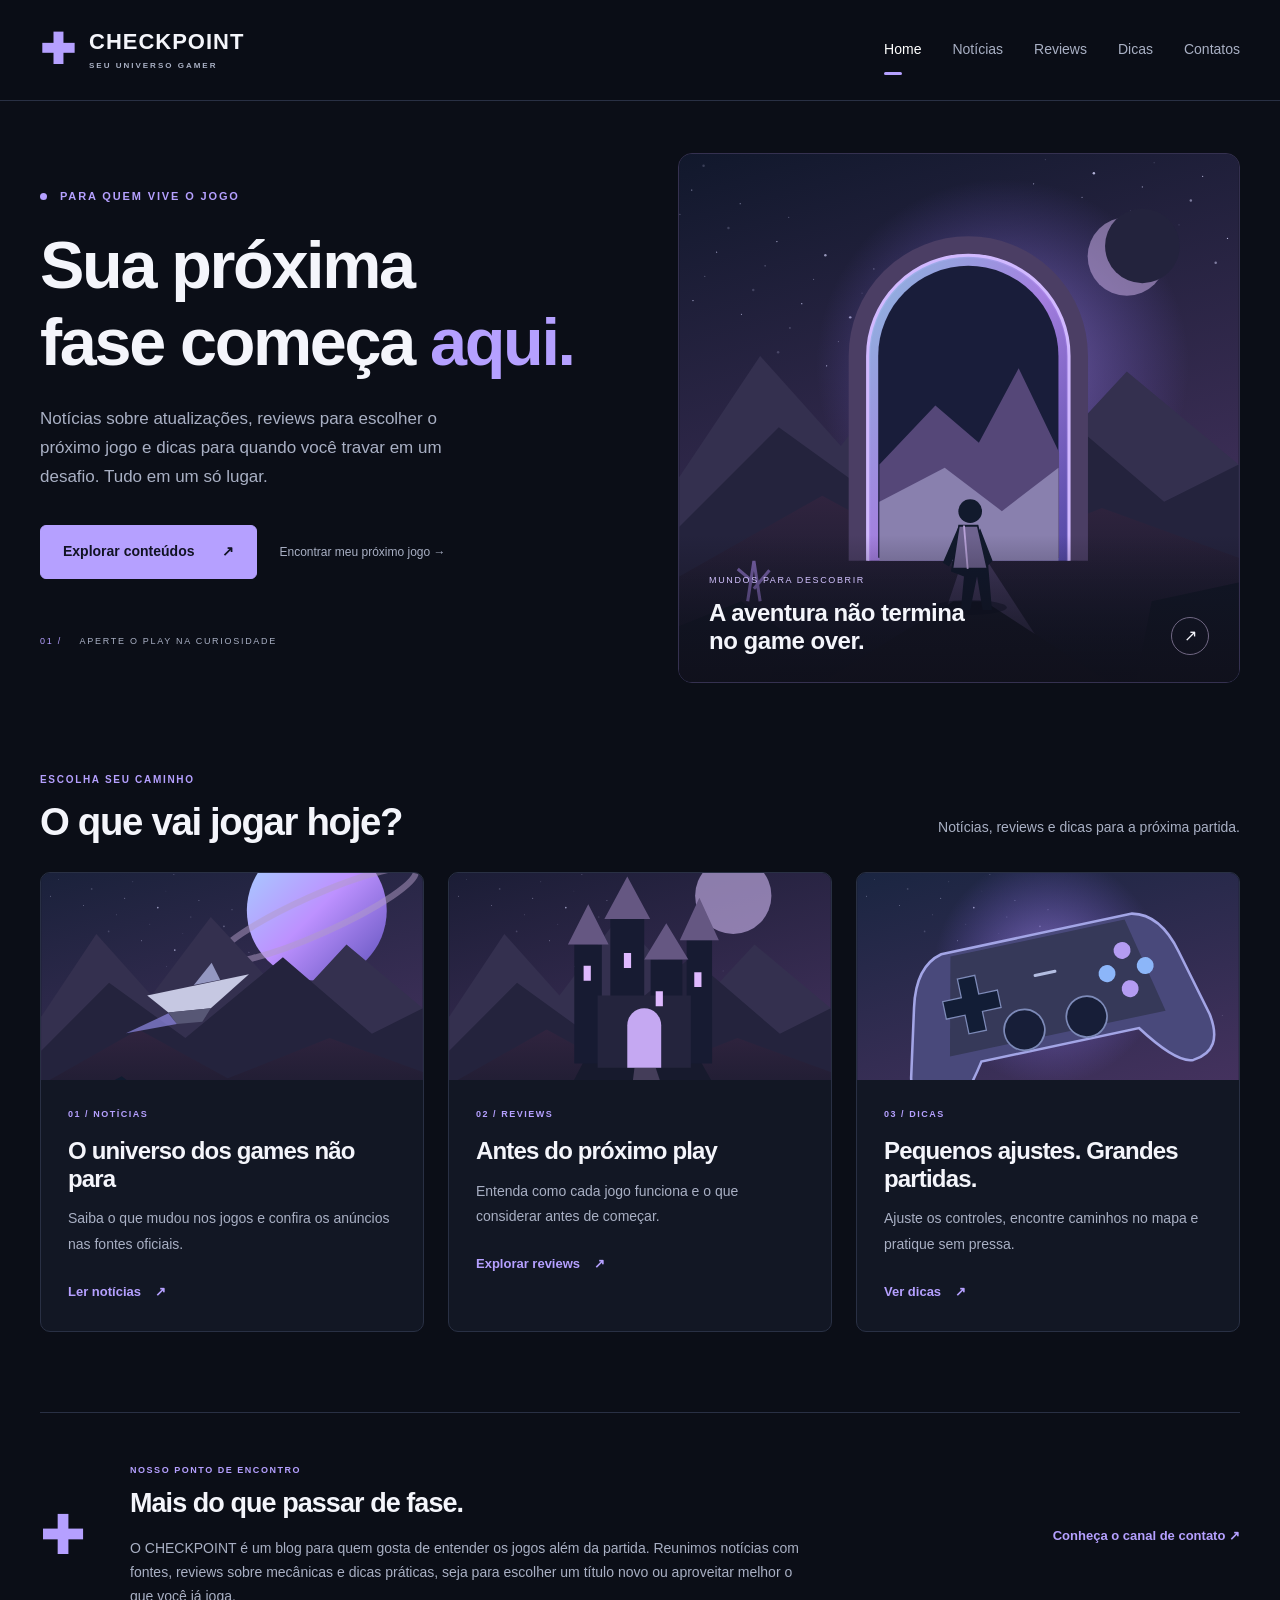
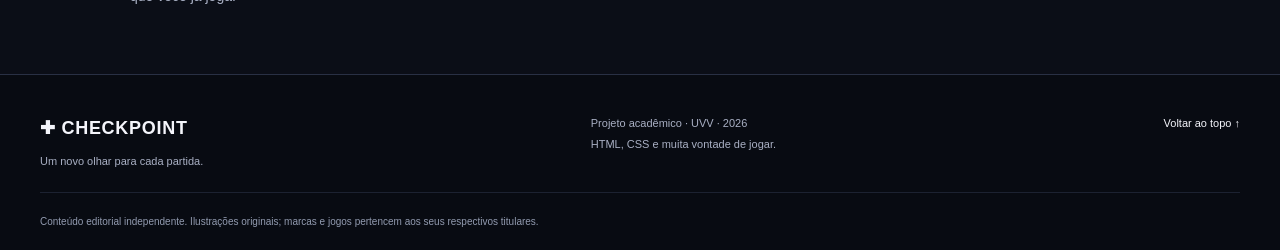
<file: index.html>
<!DOCTYPE html>
<html lang="pt-BR">
<head>
<meta charset="UTF-8">
<meta name="viewport" content="width=device-width, initial-scale=1">
<meta name="description" content="Notícias, análises e dicas de games no CHECKPOINT. Explore jogos e descubra sua próxima aventura.">
<meta name="theme-color" content="#0b0e17">
<title>Seu universo gamer | CHECKPOINT</title>
<link rel="icon" href="assets/images/favicon.svg" type="image/svg+xml">
<link rel="stylesheet" href="css/style.css">
<script src="js/script.js" defer>
</script>
</head>
<body>
<a class="skip" href="#conteudo">Pular para o conteúdo</a>
<header class="header">
<div class="container header-inner">
<a class="brand" href="index.html" aria-label="CHECKPOINT, página inicial">
<span class="brand-icon" aria-hidden="true">✚</span>
<span>CHECKPOINT<small>SEU UNIVERSO GAMER</small>
</span>
</a>
<button class="menu-toggle" type="button" aria-expanded="false" aria-controls="menu">Menu <span aria-hidden="true">☰</span>
</button>
<nav id="menu" aria-label="Navegação principal">
<a href="index.html" aria-current="page">Home</a>
<a href="noticias.html" >Notícias</a>
<a href="reviews.html" >Reviews</a>
<a href="dicas.html" >Dicas</a>
<a href="contatos.html" >Contatos</a>
</nav>
</div>
</header>
<main id="conteudo">
<section class="hero container">
<div class="hero-copy">
<p class="eyebrow">
<span class="status-dot">
</span> PARA QUEM VIVE O JOGO</p>
<h1>Sua próxima<br>fase começa <em>aqui.</em>
</h1>
<p>Notícias sobre atualizações, reviews para escolher o próximo jogo e dicas para quando você travar em um desafio. Tudo em um só lugar.</p>
<div class="hero-actions">
<a class="button" href="noticias.html">Explorar conteúdos <span aria-hidden="true">↗</span>
</a>
<a class="secondary-link" href="reviews.html">Encontrar meu próximo jogo →</a>
</div>
<div class="hero-note">
<span>01 /</span> APERTE O PLAY NA CURIOSIDADE</div>
</div>
<div class="hero-art">
<img src="assets/images/portal.svg" alt="Ilustração de um explorador diante de um portal luminoso em um mundo de montanhas roxas" width="900" height="850" fetchpriority="high">
<div class="art-caption">
<span>MUNDOS PARA DESCOBRIR</span>
<strong>A aventura não termina<br>no game over.</strong>
<span class="art-arrow" aria-hidden="true">↗</span>
</div>
</div>
</section>
<section class="content-section container" aria-labelledby="explore">
<div class="section-heading">
<div>
<p class="eyebrow">ESCOLHA SEU CAMINHO</p>
<h2 id="explore">O que vai jogar hoje?</h2>
</div>
<p>Notícias, reviews e dicas para a próxima partida.</p>
</div>
<div class="cards">
<article class="card">
<a class="card-image" href="noticias.html" aria-label="Ler notícias: O universo dos games não para">
<img src="assets/images/world.svg" alt="Paisagem espacial com planeta e nave" width="800" height="500" loading="lazy">
</a>
<div class="card-body">
<p class="eyebrow">01 / NOTÍCIAS</p>
<h3>
<a href="noticias.html">O universo dos games não para</a>
</h3>
<p>Saiba o que mudou nos jogos e confira os anúncios nas fontes oficiais.</p>
<a class="text-link" href="noticias.html">Ler notícias <span aria-hidden="true">↗</span>
</a>
</div>
</article>
<article class="card">
<a class="card-image" href="reviews.html" aria-label="Explorar reviews: Antes do próximo play">
<img src="assets/images/castle.svg" alt="Castelo iluminado entre montanhas" width="800" height="500" loading="lazy">
</a>
<div class="card-body">
<p class="eyebrow">02 / REVIEWS</p>
<h3>
<a href="reviews.html">Antes do próximo play</a>
</h3>
<p>Entenda como cada jogo funciona e o que considerar antes de começar.</p>
<a class="text-link" href="reviews.html">Explorar reviews <span aria-hidden="true">↗</span>
</a>
</div>
</article>
<article class="card">
<a class="card-image" href="dicas.html" aria-label="Ver dicas: Pequenos ajustes. Grandes partidas.">
<img src="assets/images/controller.svg" alt="Controle de videogame em fundo azul" width="800" height="500" loading="lazy">
</a>
<div class="card-body">
<p class="eyebrow">03 / DICAS</p>
<h3>
<a href="dicas.html">Pequenos ajustes. Grandes partidas.</a>
</h3>
<p>Ajuste os controles, encontre caminhos no mapa e pratique sem pressa.</p>
<a class="text-link" href="dicas.html">Ver dicas <span aria-hidden="true">↗</span>
</a>
</div>
</article>
</div>
</section>
<section class="manifesto container">
<span class="cross" aria-hidden="true">✚</span>
<div>
<p class="eyebrow">NOSSO PONTO DE ENCONTRO</p>
<h2>Mais do que passar de fase.</h2>
<p>O CHECKPOINT é um blog para quem gosta de entender os jogos além da partida. Reunimos notícias com fontes, reviews sobre mecânicas e dicas práticas, seja para escolher um título novo ou aproveitar melhor o que você já joga.</p>
</div>
<a class="text-link" href="contatos.html">Conheça o canal de contato ↗</a>
</section>
</main>
<footer>
<div class="container footer-inner">
<div>
<a class="footer-brand" href="index.html">✚ CHECKPOINT</a>
<p>Um novo olhar para cada partida.</p>
</div>
<p>Projeto acadêmico · UVV · 2026<br>HTML, CSS e muita vontade de jogar.</p>
<a href="#conteudo">Voltar ao topo ↑</a>
</div>
<div class="container footer-bottom">Conteúdo editorial independente. Ilustrações originais; marcas e jogos pertencem aos seus respectivos titulares.</div>
</footer>
</body>
</html>
</file>
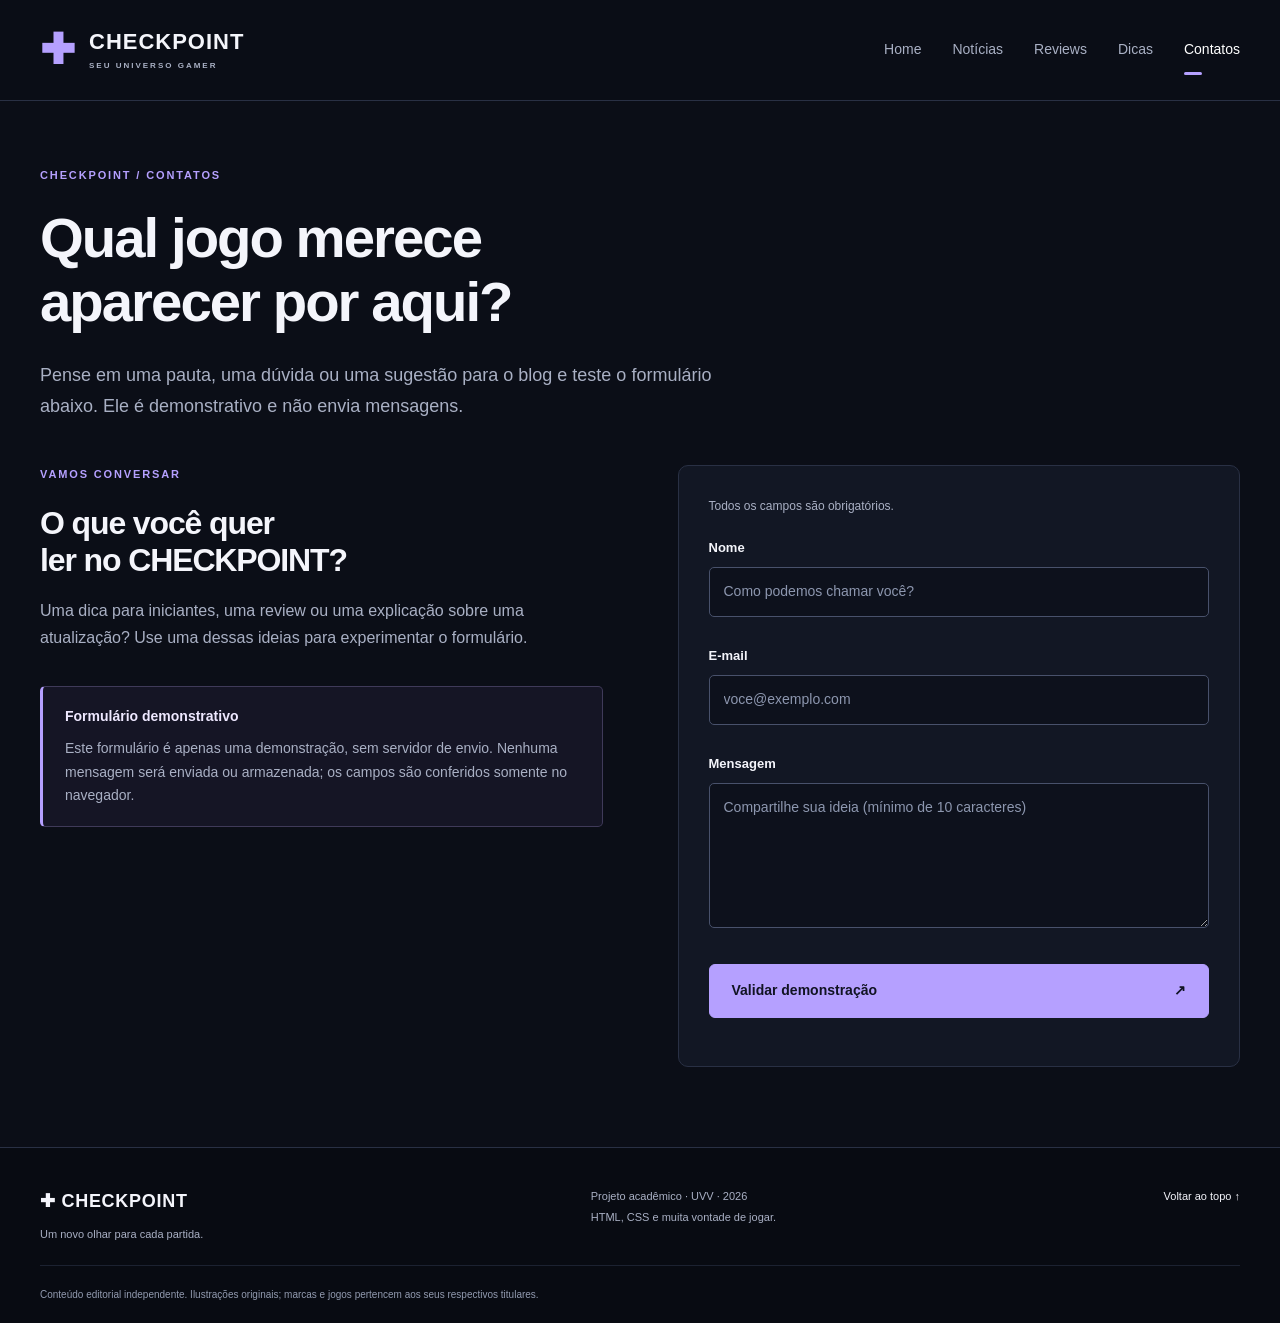
<file: contatos.html>
<!DOCTYPE html>
<html lang="pt-BR">
<head>
<meta charset="UTF-8">
<meta name="viewport" content="width=device-width, initial-scale=1">
<meta name="description" content="Canal de contato demonstrativo do CHECKPOINT com validação local de nome, e-mail e mensagem.">
<meta name="theme-color" content="#0b0e17">
<title>Contatos | CHECKPOINT</title>
<link rel="icon" href="assets/images/favicon.svg" type="image/svg+xml">
<link rel="stylesheet" href="css/style.css">
<script src="js/script.js" defer>
</script>
</head>
<body>
<a class="skip" href="#conteudo">Pular para o conteúdo</a>
<header class="header">
<div class="container header-inner">
<a class="brand" href="index.html" aria-label="CHECKPOINT, página inicial">
<span class="brand-icon" aria-hidden="true">✚</span>
<span>CHECKPOINT<small>SEU UNIVERSO GAMER</small>
</span>
</a>
<button class="menu-toggle" type="button" aria-expanded="false" aria-controls="menu">Menu <span aria-hidden="true">☰</span>
</button>
<nav id="menu" aria-label="Navegação principal">
<a href="index.html" >Home</a>
<a href="noticias.html" >Notícias</a>
<a href="reviews.html" >Reviews</a>
<a href="dicas.html" >Dicas</a>
<a href="contatos.html" aria-current="page">Contatos</a>
</nav>
</div>
</header>
<main id="conteudo">
<section class="page-heading container">
<p class="eyebrow">CHECKPOINT / CONTATOS</p>
<h1>Qual jogo merece<br>aparecer por aqui?</h1>
<p class="lead">Pense em uma pauta, uma dúvida ou uma sugestão para o blog e teste o formulário abaixo. Ele é demonstrativo e não envia mensagens.</p>
</section>
<section class="container contact-layout content-section" aria-label="Canal de contato">
<div class="contact-info">
<p class="eyebrow">VAMOS CONVERSAR</p>
<h2>O que você quer<br>ler no CHECKPOINT?</h2>
<p>Uma dica para iniciantes, uma review ou uma explicação sobre uma atualização? Use uma dessas ideias para experimentar o formulário.</p>
<div class="notice">
<strong>Formulário demonstrativo</strong>
<p>Este formulário é apenas uma demonstração, sem servidor de envio. Nenhuma mensagem será enviada ou armazenada; os campos são conferidos somente no navegador.</p>
</div>
</div>
<form id="contact-form" novalidate>
<p class="form-note">Todos os campos são obrigatórios.</p>
<label for="nome">Nome</label>
<input id="nome" name="nome" autocomplete="name" required minlength="2" maxlength="100" aria-describedby="nome-error" placeholder="Como podemos chamar você?">
<span class="error" id="nome-error">
</span>
<label for="email">E-mail</label>
<input id="email" name="email" type="email" autocomplete="email" required maxlength="254" aria-describedby="email-error" placeholder="voce@exemplo.com">
<span class="error" id="email-error">
</span>
<label for="mensagem">Mensagem</label>
<textarea id="mensagem" name="mensagem" rows="5" required minlength="10" maxlength="2000" aria-describedby="mensagem-error" placeholder="Compartilhe sua ideia (mínimo de 10 caracteres)">
</textarea>
<span class="error" id="mensagem-error">
</span>
<button class="button" type="submit">Validar demonstração <span aria-hidden="true">↗</span>
</button>
<p id="form-status" role="status" aria-live="polite">
</p>
</form>
</section>
</main>
<footer>
<div class="container footer-inner">
<div>
<a class="footer-brand" href="index.html">✚ CHECKPOINT</a>
<p>Um novo olhar para cada partida.</p>
</div>
<p>Projeto acadêmico · UVV · 2026<br>HTML, CSS e muita vontade de jogar.</p>
<a href="#conteudo">Voltar ao topo ↑</a>
</div>
<div class="container footer-bottom">Conteúdo editorial independente. Ilustrações originais; marcas e jogos pertencem aos seus respectivos titulares.</div>
</footer>
</body>
</html>
</file>
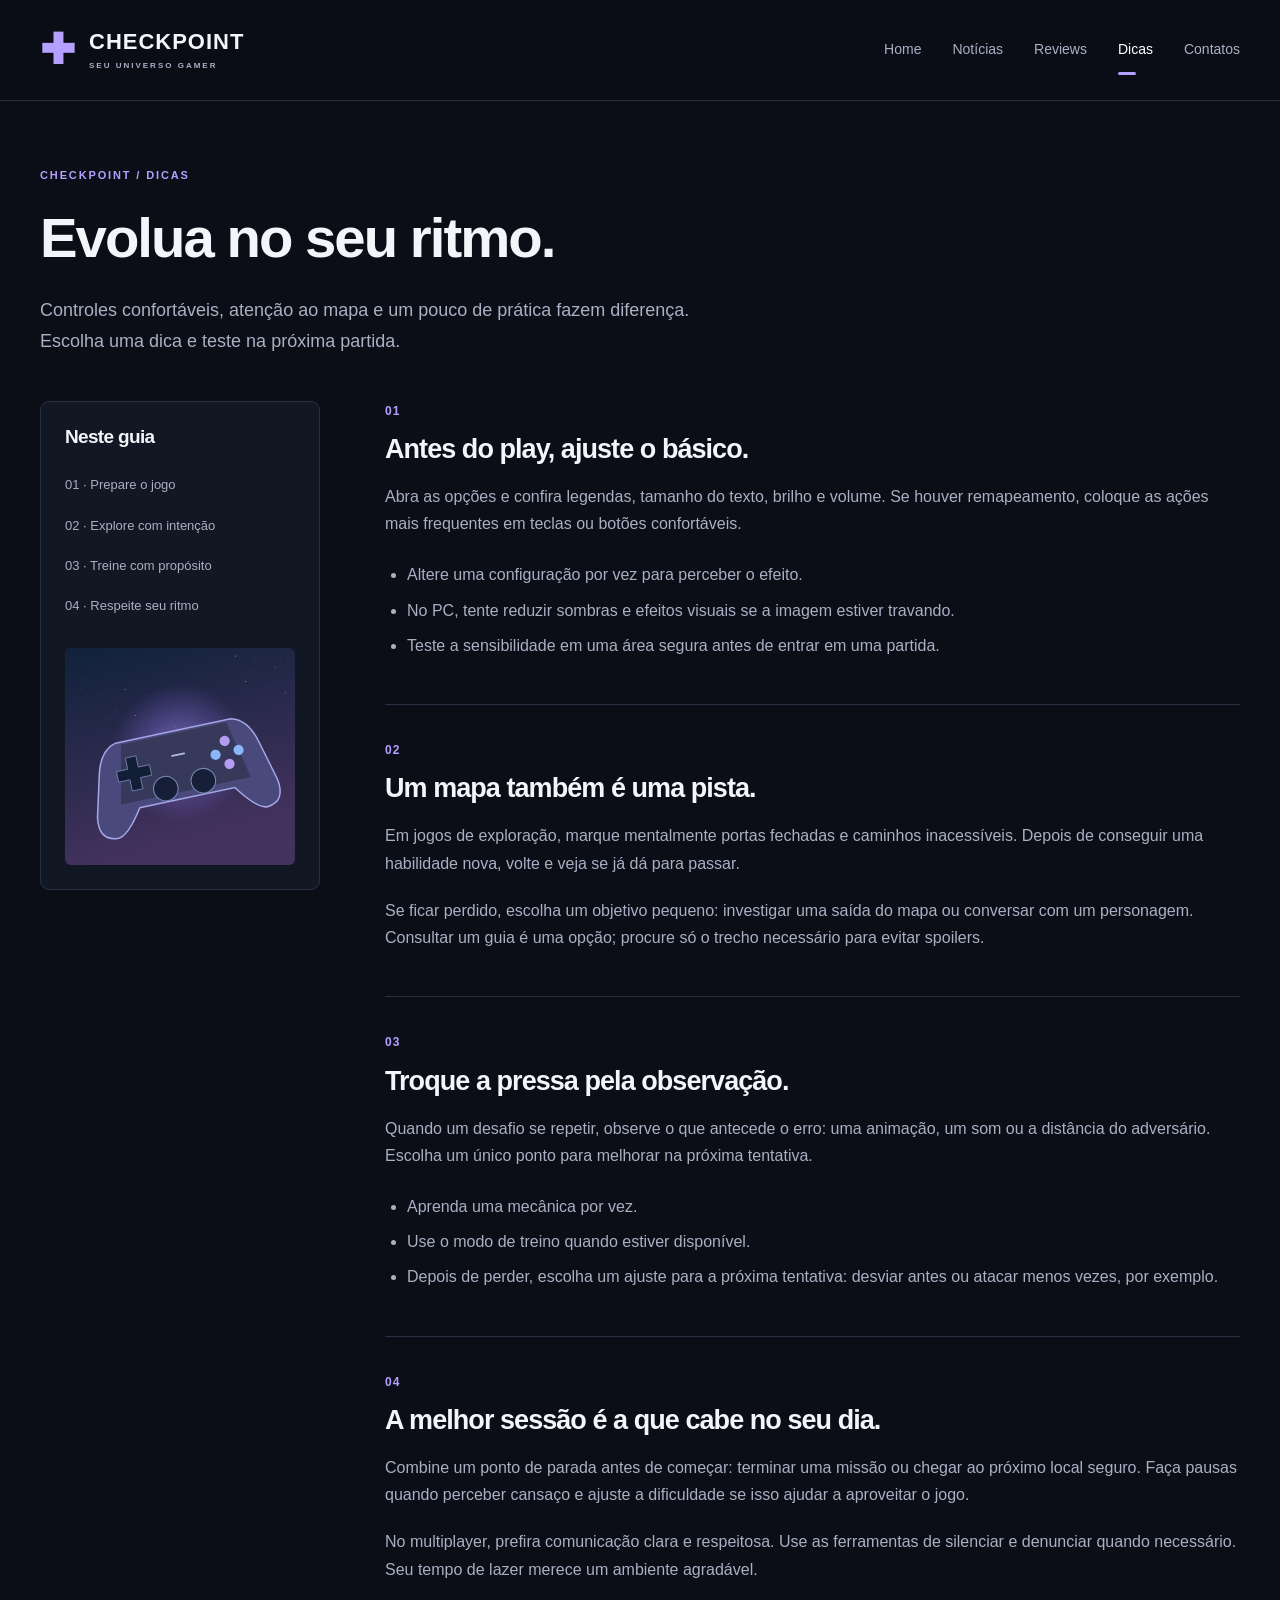
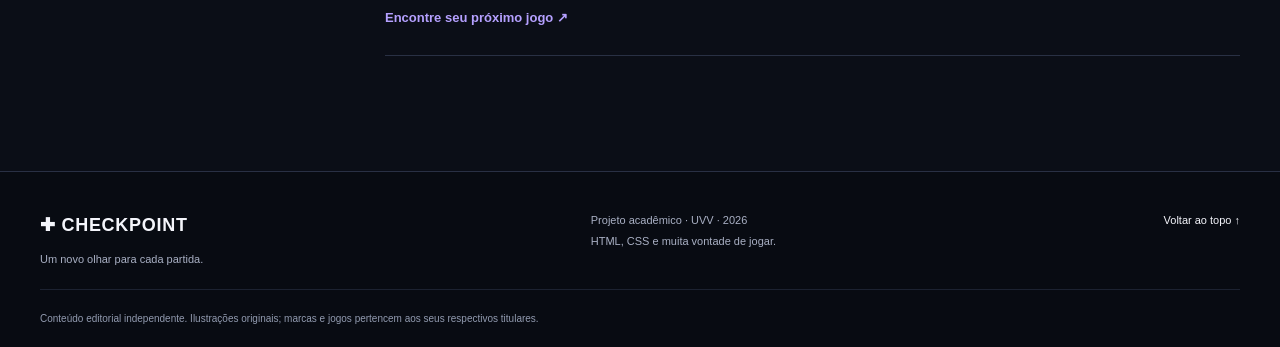
<file: dicas.html>
<!DOCTYPE html>
<html lang="pt-BR">
<head>
<meta charset="UTF-8">
<meta name="viewport" content="width=device-width, initial-scale=1">
<meta name="description" content="Dicas para configurar, explorar, praticar e aproveitar os jogos no seu ritmo.">
<meta name="theme-color" content="#0b0e17">
<title>Dicas | CHECKPOINT</title>
<link rel="icon" href="assets/images/favicon.svg" type="image/svg+xml">
<link rel="stylesheet" href="css/style.css">
<script src="js/script.js" defer>
</script>
</head>
<body>
<a class="skip" href="#conteudo">Pular para o conteúdo</a>
<header class="header">
<div class="container header-inner">
<a class="brand" href="index.html" aria-label="CHECKPOINT, página inicial">
<span class="brand-icon" aria-hidden="true">✚</span>
<span>CHECKPOINT<small>SEU UNIVERSO GAMER</small>
</span>
</a>
<button class="menu-toggle" type="button" aria-expanded="false" aria-controls="menu">Menu <span aria-hidden="true">☰</span>
</button>
<nav id="menu" aria-label="Navegação principal">
<a href="index.html" >Home</a>
<a href="noticias.html" >Notícias</a>
<a href="reviews.html" >Reviews</a>
<a href="dicas.html" aria-current="page">Dicas</a>
<a href="contatos.html" >Contatos</a>
</nav>
</div>
</header>
<main id="conteudo">
<section class="page-heading container">
<p class="eyebrow">CHECKPOINT / DICAS</p>
<h1>Evolua no seu ritmo.</h1>
<p class="lead">Controles confortáveis, atenção ao mapa e um pouco de prática fazem diferença. Escolha uma dica e teste na próxima partida.</p>
</section>
<div class="container tips-layout content-section">
<aside class="tips-index">
<h2>Neste guia</h2>
<a href="#configuracoes">01 · Prepare o jogo</a>
<a href="#exploracao">02 · Explore com intenção</a>
<a href="#pratica">03 · Treine com propósito</a>
<a href="#ritmo">04 · Respeite seu ritmo</a>
<img src="assets/images/controller.svg" alt="Controle ilustrado em azul e roxo" width="800" height="500">
</aside>
<div class="tips-sections">
<section id="configuracoes">
<span class="step">01</span>
<h2>Antes do play, ajuste o básico.</h2>
<p>Abra as opções e confira legendas, tamanho do texto, brilho e volume. Se houver remapeamento, coloque as ações mais frequentes em teclas ou botões confortáveis.</p>
<ul>
<li>Altere uma configuração por vez para perceber o efeito.</li>
<li>No PC, tente reduzir sombras e efeitos visuais se a imagem estiver travando.</li>
<li>Teste a sensibilidade em uma área segura antes de entrar em uma partida.</li>
</ul>
</section>
<section id="exploracao">
<span class="step">02</span>
<h2>Um mapa também é uma pista.</h2>
<p>Em jogos de exploração, marque mentalmente portas fechadas e caminhos inacessíveis. Depois de conseguir uma habilidade nova, volte e veja se já dá para passar.</p>
<p>Se ficar perdido, escolha um objetivo pequeno: investigar uma saída do mapa ou conversar com um personagem. Consultar um guia é uma opção; procure só o trecho necessário para evitar spoilers.</p>
</section>
<section id="pratica">
<span class="step">03</span>
<h2>Troque a pressa pela observação.</h2>
<p>Quando um desafio se repetir, observe o que antecede o erro: uma animação, um som ou a distância do adversário. Escolha um único ponto para melhorar na próxima tentativa.</p>
<ul>
<li>Aprenda uma mecânica por vez.</li>
<li>Use o modo de treino quando estiver disponível.</li>
<li>Depois de perder, escolha um ajuste para a próxima tentativa: desviar antes ou atacar menos vezes, por exemplo.</li>
</ul>
</section>
<section id="ritmo">
<span class="step">04</span>
<h2>A melhor sessão é a que cabe no seu dia.</h2>
<p>Combine um ponto de parada antes de começar: terminar uma missão ou chegar ao próximo local seguro. Faça pausas quando perceber cansaço e ajuste a dificuldade se isso ajudar a aproveitar o jogo.</p>
<p>No multiplayer, prefira comunicação clara e respeitosa. Use as ferramentas de silenciar e denunciar quando necessário. Seu tempo de lazer merece um ambiente agradável.</p>
<a class="text-link" href="reviews.html">Encontre seu próximo jogo ↗</a>
</section>
</div>
</div>
</main>
<footer>
<div class="container footer-inner">
<div>
<a class="footer-brand" href="index.html">✚ CHECKPOINT</a>
<p>Um novo olhar para cada partida.</p>
</div>
<p>Projeto acadêmico · UVV · 2026<br>HTML, CSS e muita vontade de jogar.</p>
<a href="#conteudo">Voltar ao topo ↑</a>
</div>
<div class="container footer-bottom">Conteúdo editorial independente. Ilustrações originais; marcas e jogos pertencem aos seus respectivos titulares.</div>
</footer>
</body>
</html>
</file>
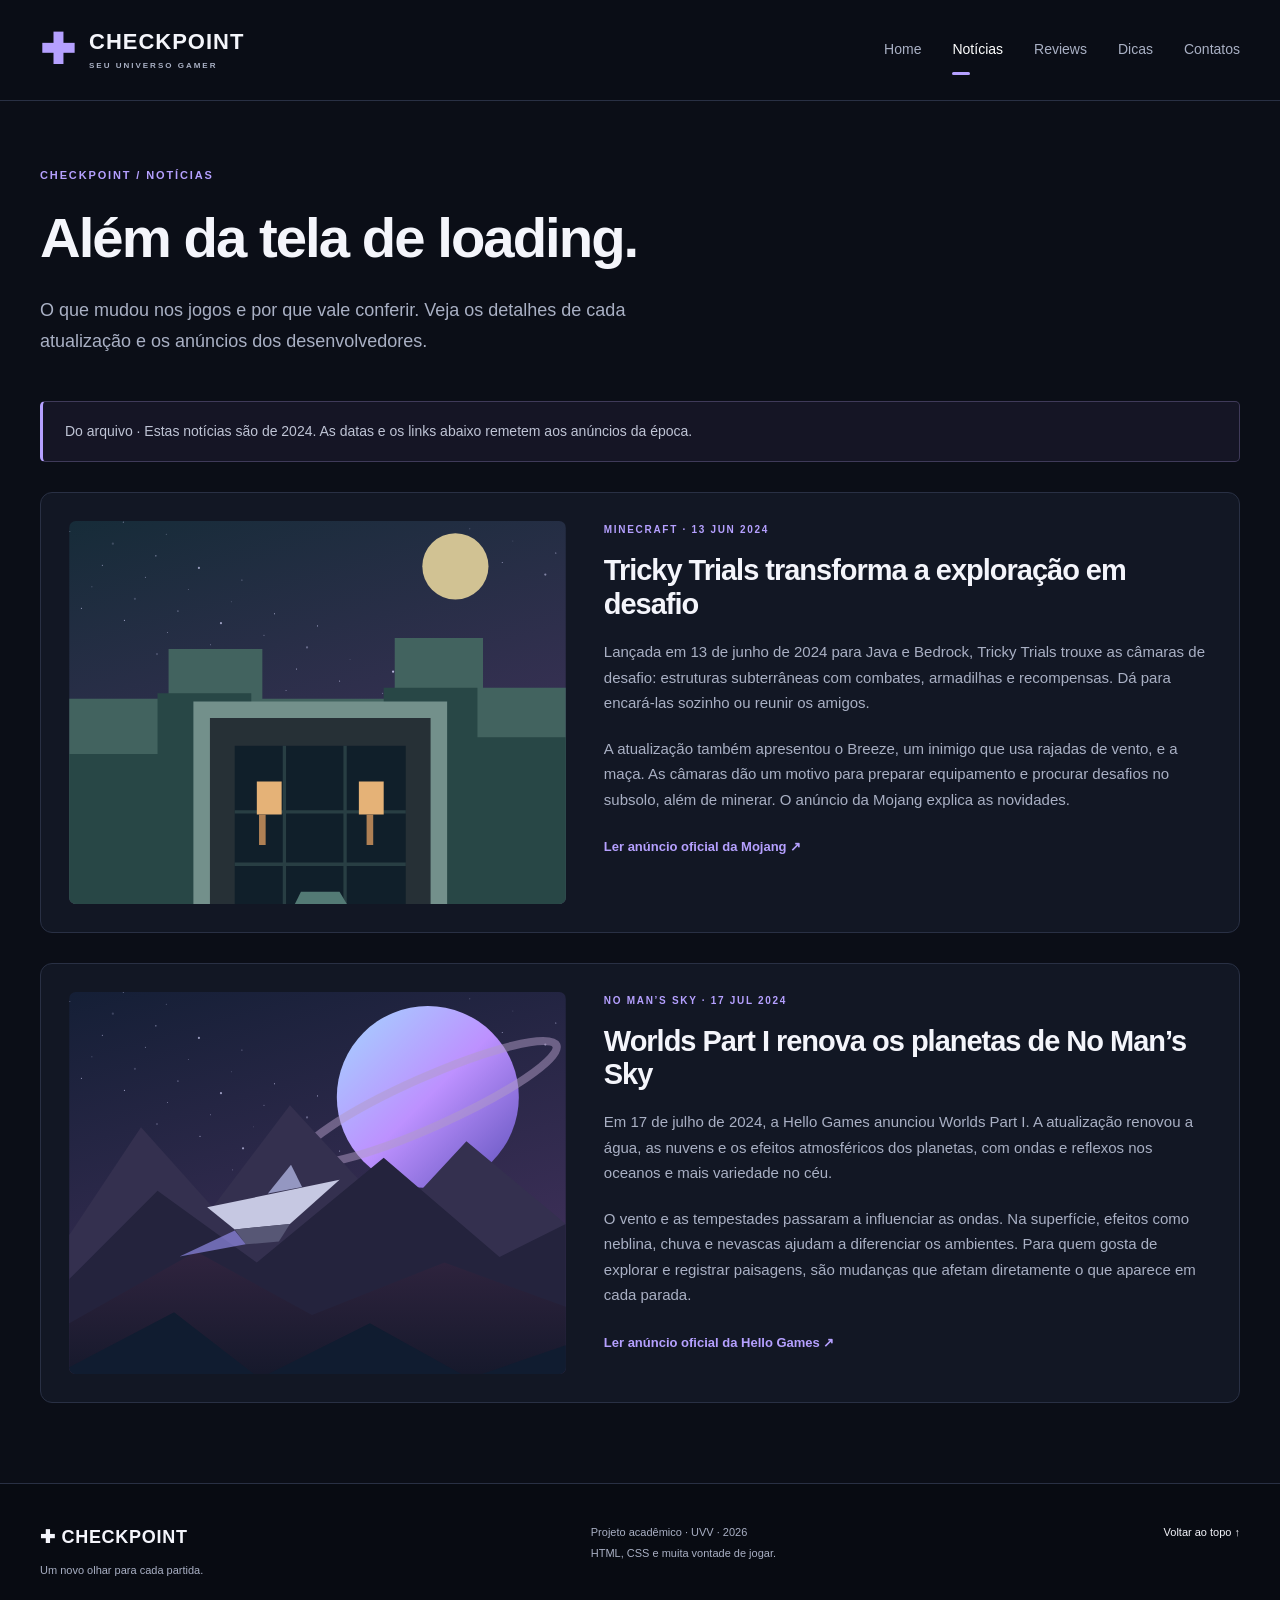
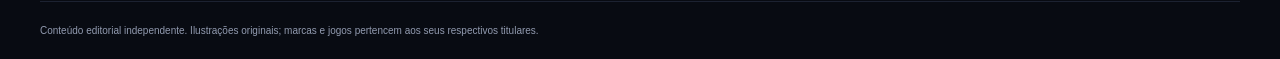
<file: noticias.html>
<!DOCTYPE html>
<html lang="pt-BR">
<head>
<meta charset="UTF-8">
<meta name="viewport" content="width=device-width, initial-scale=1">
<meta name="description" content="Notícias de arquivo sobre Minecraft e No Man’s Sky com datas e fontes oficiais.">
<meta name="theme-color" content="#0b0e17">
<title>Notícias | CHECKPOINT</title>
<link rel="icon" href="assets/images/favicon.svg" type="image/svg+xml">
<link rel="stylesheet" href="css/style.css">
<script src="js/script.js" defer>
</script>
</head>
<body>
<a class="skip" href="#conteudo">Pular para o conteúdo</a>
<header class="header">
<div class="container header-inner">
<a class="brand" href="index.html" aria-label="CHECKPOINT, página inicial">
<span class="brand-icon" aria-hidden="true">✚</span>
<span>CHECKPOINT<small>SEU UNIVERSO GAMER</small>
</span>
</a>
<button class="menu-toggle" type="button" aria-expanded="false" aria-controls="menu">Menu <span aria-hidden="true">☰</span>
</button>
<nav id="menu" aria-label="Navegação principal">
<a href="index.html" >Home</a>
<a href="noticias.html" aria-current="page">Notícias</a>
<a href="reviews.html" >Reviews</a>
<a href="dicas.html" >Dicas</a>
<a href="contatos.html" >Contatos</a>
</nav>
</div>
</header>
<main id="conteudo">
<section class="page-heading container">
<p class="eyebrow">CHECKPOINT / NOTÍCIAS</p>
<h1>Além da tela de loading.</h1>
<p class="lead">O que mudou nos jogos e por que vale conferir. Veja os detalhes de cada atualização e os anúncios dos desenvolvedores.</p>
</section>
<section class="container content-section article-stack" aria-label="Notícias de arquivo">
<p class="notice">Do arquivo · Estas notícias são de 2024. As datas e os links abaixo remetem aos anúncios da época.</p>
<article class="feature-article">
<img src="assets/images/blocks.svg" width="800" height="500" alt="Ilustração original de blocos e uma passagem subterrânea">
<div>
<p class="eyebrow">MINECRAFT · <time datetime="2024-06-13">13 JUN 2024</time>
</p>
<h2>Tricky Trials transforma a exploração em desafio</h2>
<p>Lançada em 13 de junho de 2024 para Java e Bedrock, Tricky Trials trouxe as câmaras de desafio: estruturas subterrâneas com combates, armadilhas e recompensas. Dá para encará-las sozinho ou reunir os amigos.</p>
<p>A atualização também apresentou o Breeze, um inimigo que usa rajadas de vento, e a maça. As câmaras dão um motivo para preparar equipamento e procurar desafios no subsolo, além de minerar. O anúncio da Mojang explica as novidades.</p>
<a class="text-link" href="https://www.minecraft.net/en-us/article/play-tricky-trials-update-today">Ler anúncio oficial da Mojang ↗</a>
</div>
</article>
<article class="feature-article">
<img src="assets/images/world.svg" width="800" height="500" alt="Ilustração original de uma nave sobre um planeta">
<div>
<p class="eyebrow">NO MAN’S SKY · <time datetime="2024-07-17">17 JUL 2024</time>
</p>
<h2>Worlds Part I renova os planetas de No Man’s Sky</h2>
<p>Em 17 de julho de 2024, a Hello Games anunciou Worlds Part I. A atualização renovou a água, as nuvens e os efeitos atmosféricos dos planetas, com ondas e reflexos nos oceanos e mais variedade no céu.</p>
<p>O vento e as tempestades passaram a influenciar as ondas. Na superfície, efeitos como neblina, chuva e nevascas ajudam a diferenciar os ambientes. Para quem gosta de explorar e registrar paisagens, são mudanças que afetam diretamente o que aparece em cada parada.</p>
<a class="text-link" href="https://www.nomanssky.com/2024/07/no-mans-sky-worlds-part-i/">Ler anúncio oficial da Hello Games ↗</a>
</div>
</article>
</section>
</main>
<footer>
<div class="container footer-inner">
<div>
<a class="footer-brand" href="index.html">✚ CHECKPOINT</a>
<p>Um novo olhar para cada partida.</p>
</div>
<p>Projeto acadêmico · UVV · 2026<br>HTML, CSS e muita vontade de jogar.</p>
<a href="#conteudo">Voltar ao topo ↑</a>
</div>
<div class="container footer-bottom">Conteúdo editorial independente. Ilustrações originais; marcas e jogos pertencem aos seus respectivos titulares.</div>
</footer>
</body>
</html>
</file>
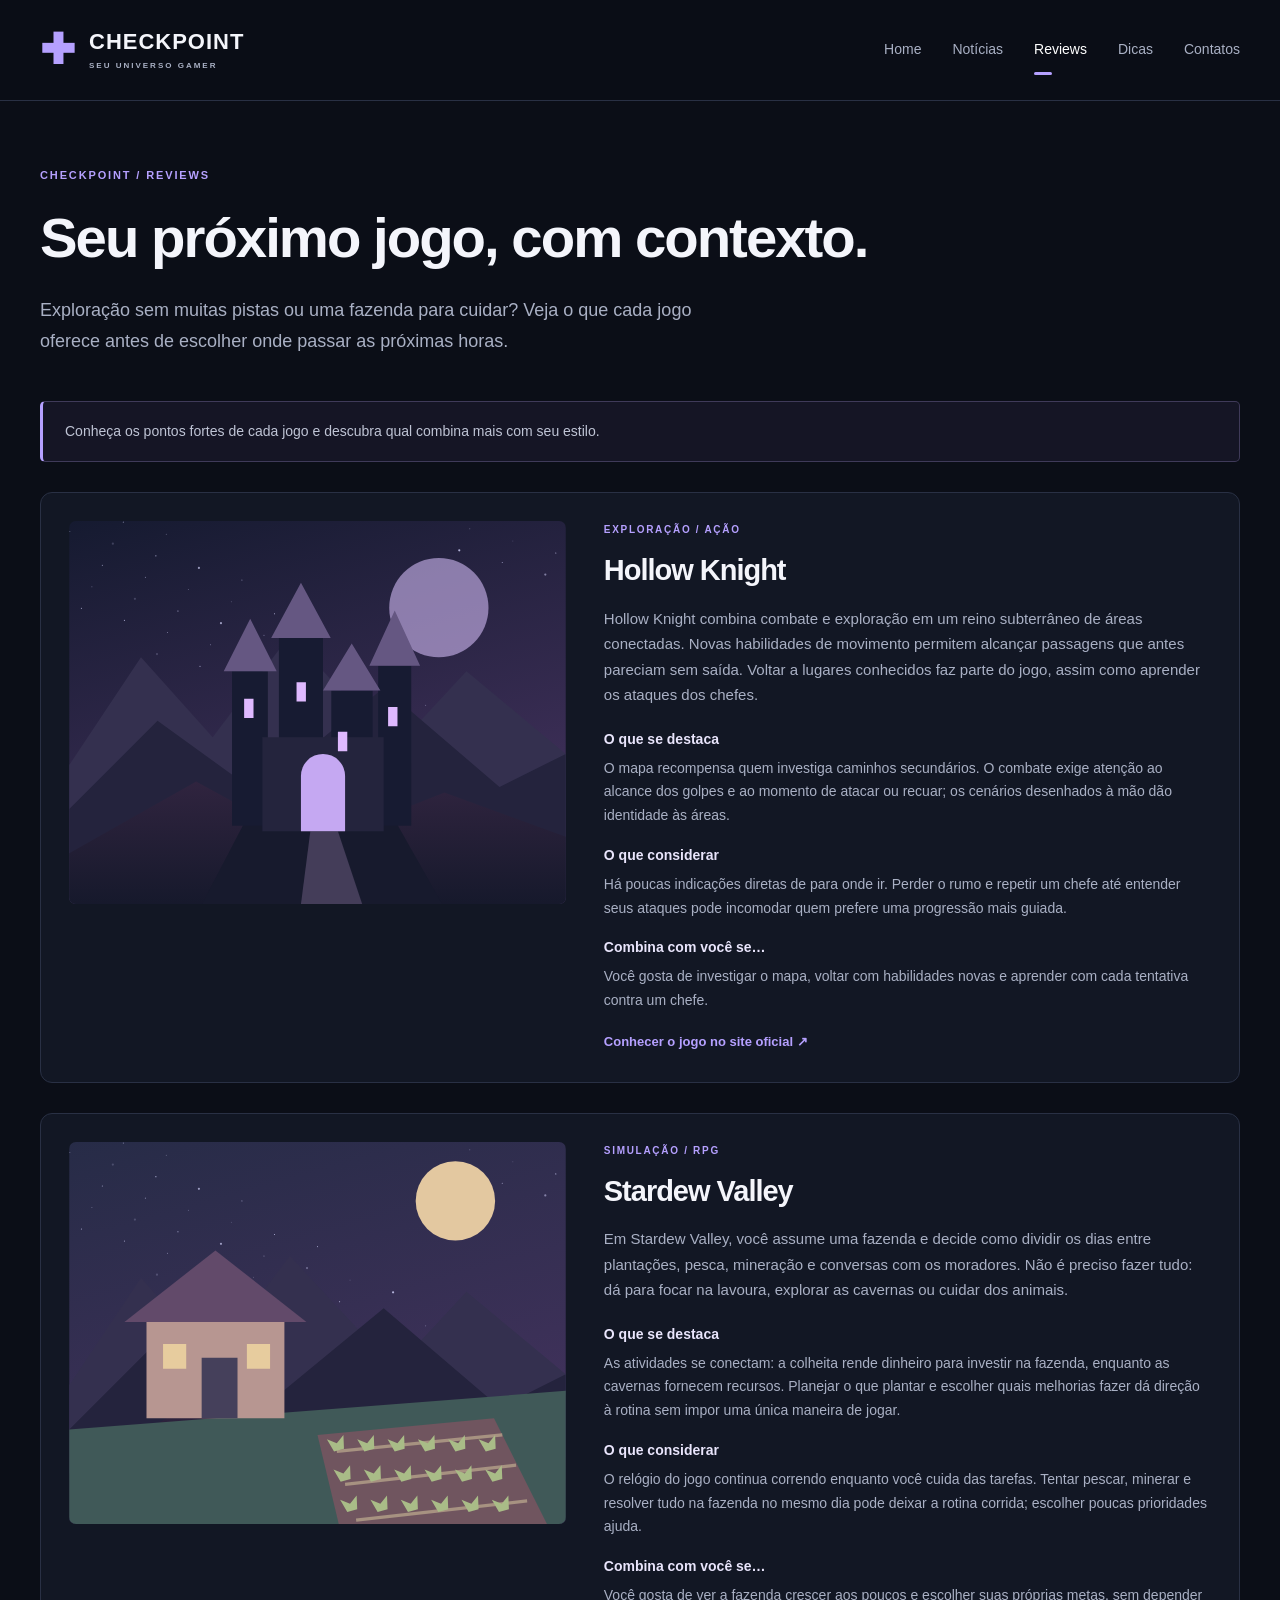
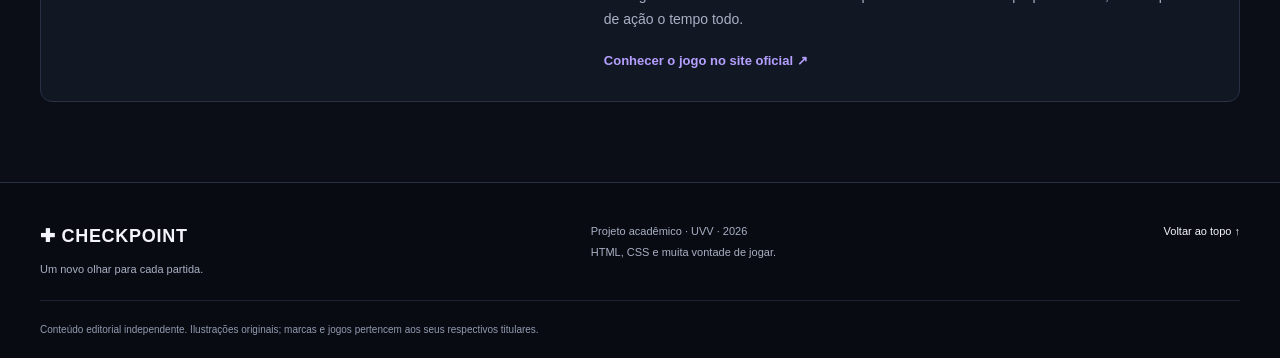
<file: reviews.html>
<!DOCTYPE html>
<html lang="pt-BR">
<head>
<meta charset="UTF-8">
<meta name="viewport" content="width=device-width, initial-scale=1">
<meta name="description" content="Análises descritivas de Hollow Knight e Stardew Valley para ajudar na escolha do próximo jogo.">
<meta name="theme-color" content="#0b0e17">
<title>Reviews | CHECKPOINT</title>
<link rel="icon" href="assets/images/favicon.svg" type="image/svg+xml">
<link rel="stylesheet" href="css/style.css">
<script src="js/script.js" defer>
</script>
</head>
<body>
<a class="skip" href="#conteudo">Pular para o conteúdo</a>
<header class="header">
<div class="container header-inner">
<a class="brand" href="index.html" aria-label="CHECKPOINT, página inicial">
<span class="brand-icon" aria-hidden="true">✚</span>
<span>CHECKPOINT<small>SEU UNIVERSO GAMER</small>
</span>
</a>
<button class="menu-toggle" type="button" aria-expanded="false" aria-controls="menu">Menu <span aria-hidden="true">☰</span>
</button>
<nav id="menu" aria-label="Navegação principal">
<a href="index.html" >Home</a>
<a href="noticias.html" >Notícias</a>
<a href="reviews.html" aria-current="page">Reviews</a>
<a href="dicas.html" >Dicas</a>
<a href="contatos.html" >Contatos</a>
</nav>
</div>
</header>
<main id="conteudo">
<section class="page-heading container">
<p class="eyebrow">CHECKPOINT / REVIEWS</p>
<h1>Seu próximo jogo, com contexto.</h1>
<p class="lead">Exploração sem muitas pistas ou uma fazenda para cuidar? Veja o que cada jogo oferece antes de escolher onde passar as próximas horas.</p>
</section>
<section class="container content-section article-stack" aria-label="Análises de jogos">
<p class="notice">Conheça os pontos fortes de cada jogo e descubra qual combina mais com seu estilo.</p>
<article class="feature-article">
<img src="assets/images/castle.svg" alt="Castelo em montanhas, ilustração conceitual de aventura" width="800" height="500">
<div>
<p class="eyebrow">EXPLORAÇÃO / AÇÃO</p>
<h2>Hollow Knight</h2>
<p>Hollow Knight combina combate e exploração em um reino subterrâneo de áreas conectadas. Novas habilidades de movimento permitem alcançar passagens que antes pareciam sem saída. Voltar a lugares conhecidos faz parte do jogo, assim como aprender os ataques dos chefes.</p>
<dl>
<dt>O que se destaca</dt>
<dd>O mapa recompensa quem investiga caminhos secundários. O combate exige atenção ao alcance dos golpes e ao momento de atacar ou recuar; os cenários desenhados à mão dão identidade às áreas.</dd>
<dt>O que considerar</dt>
<dd>Há poucas indicações diretas de para onde ir. Perder o rumo e repetir um chefe até entender seus ataques pode incomodar quem prefere uma progressão mais guiada.</dd>
<dt>Combina com você se…</dt>
<dd>Você gosta de investigar o mapa, voltar com habilidades novas e aprender com cada tentativa contra um chefe.</dd>
</dl>
<a class="text-link" href="https://www.hollowknight.com/">Conhecer o jogo no site oficial ↗</a>
</div>
</article>
<article class="feature-article">
<img src="assets/images/farm.svg" width="800" height="500" alt="Ilustração de uma fazenda com casa, plantações e montanhas">
<div>
<p class="eyebrow">SIMULAÇÃO / RPG</p>
<h2>Stardew Valley</h2>
<p>Em Stardew Valley, você assume uma fazenda e decide como dividir os dias entre plantações, pesca, mineração e conversas com os moradores. Não é preciso fazer tudo: dá para focar na lavoura, explorar as cavernas ou cuidar dos animais.</p>
<dl>
<dt>O que se destaca</dt>
<dd>As atividades se conectam: a colheita rende dinheiro para investir na fazenda, enquanto as cavernas fornecem recursos. Planejar o que plantar e escolher quais melhorias fazer dá direção à rotina sem impor uma única maneira de jogar.</dd>
<dt>O que considerar</dt>
<dd>O relógio do jogo continua correndo enquanto você cuida das tarefas. Tentar pescar, minerar e resolver tudo na fazenda no mesmo dia pode deixar a rotina corrida; escolher poucas prioridades ajuda.</dd>
<dt>Combina com você se…</dt>
<dd>Você gosta de ver a fazenda crescer aos poucos e escolher suas próprias metas, sem depender de ação o tempo todo.</dd>
</dl>
<a class="text-link" href="https://www.stardewvalley.net/">Conhecer o jogo no site oficial ↗</a>
</div>
</article>
</section>
</main>
<footer>
<div class="container footer-inner">
<div>
<a class="footer-brand" href="index.html">✚ CHECKPOINT</a>
<p>Um novo olhar para cada partida.</p>
</div>
<p>Projeto acadêmico · UVV · 2026<br>HTML, CSS e muita vontade de jogar.</p>
<a href="#conteudo">Voltar ao topo ↑</a>
</div>
<div class="container footer-bottom">Conteúdo editorial independente. Ilustrações originais; marcas e jogos pertencem aos seus respectivos titulares.</div>
</footer>
</body>
</html>
</file>
<file: css/style.css>
:root {
  color-scheme:dark;
  --bg:#0b0e17;
  --panel:#121724;
  --line:#293044;
  --text:#f4f5fb;
  --muted:#a9b0c4;
  --purple:#b5a0ff;
  --blue:#7bacff
}
* {
  box-sizing:border-box
}
html {
  scroll-behavior:smooth;
  scroll-padding-top:110px
}
body {
  margin:0;
  background:var(--bg);
  color:var(--text);
  font:16px/1.7 'Segoe UI',Arial,sans-serif
}
a {
  color:inherit;
  text-decoration:none
}
button,input,textarea {
  font:inherit
}
button,a,input,textarea {
  -webkit-tap-highlight-color:transparent
}
a:focus-visible,button:focus-visible,input:focus-visible,textarea:focus-visible {
  outline:3px solid #c3afff;
  outline-offset:5px
}
a:hover {
  color:var(--purple)
}
img {
  display:block;
  width:100%;
  height:auto
}
h1,h2,h3,p {
  margin-top:0
}
h1,h2,h3 {
  line-height:1.15;
  letter-spacing:-.035em
}
h1 {
  font-size:clamp(2.6rem,5.2vw,4.7rem);
  font-weight:750;
  margin-bottom:25px
}
h2 {
  font-size:clamp(1.8rem,3vw,2.55rem);
  margin-bottom:18px
}
h3 {
  font-size:1.5rem;
  margin-bottom:14px
}
p {
  color:var(--muted);
  margin-bottom:20px
}
.container {
  width:min(1240px,calc(100% - 80px));
  margin-inline:auto
}
.header {
  border-bottom:1px solid var(--line);
  background:#0b0e17f5;
  position:sticky;
  top:0;
  z-index:10
}
.header-inner {
  min-height:100px;
  display:flex;
  align-items:center;
  justify-content:space-between;
  gap:30px
}
.brand {
  display:flex;
  align-items:center;
  gap:13px;
  font-size:22px;
  letter-spacing:.045em;
  font-weight:800;
  line-height:1.2
}
.brand small {
  display:block;
  font-size:8px;
  letter-spacing:.25em;
  color:var(--muted);
  margin-top:6px
}
.brand-icon {
  color:var(--purple);
  font-size:42px;
  line-height:1
}
nav {
  display:flex;
  gap:31px
}
nav a {
  font-size:14px;
  color:var(--muted);
  padding:36px 0;
  position:relative
}
nav a[aria-current] {
  color:white
}
nav a[aria-current]:after {
  content:'';
  position:absolute;
  bottom:23px;
  left:0;
  width:18px;
  height:3px;
  border-radius:2px;
  background:var(--purple)
}
.menu-toggle {
  display:none
}
.skip {
  position:fixed;
  left:20px;
  top:-100px;
  background:white;
  color:#111;
  padding:12px;
  z-index:100
}
.skip:focus {
  top:10px
}
.hero {
  display:grid;
  grid-template-columns:1.05fr 1fr;
  gap:48px;
  align-items:center;
  padding-top:52px;
  padding-bottom:60px
}
.eyebrow {
  font-size:11px;
  letter-spacing:.17em;
  font-weight:750;
  color:var(--purple);
  margin-bottom:21px
}
.status-dot {
  display:inline-block;
  width:7px;
  height:7px;
  background:var(--purple);
  border-radius:50%;
  margin-right:8px
}
.hero h1 em {
  color:var(--purple);
  font-style:normal
}
.hero-copy>p:not(.eyebrow) {
  max-width:460px;
  font-size:17px
}
.hero-actions {
  display:flex;
  gap:22px;
  align-items:center;
  flex-wrap:wrap;
  margin-top:33px
}
.button {
  display:inline-flex;
  align-items:center;
  justify-content:space-between;
  gap:28px;
  border:1px solid #b5a0ff;
  background:var(--purple);
  color:#111323;
  font-weight:700;
  font-size:14px;
  padding:14px 22px;
  border-radius:6px;
  cursor:pointer;
  transition:background .18s,transform .18s
}
.button:hover {
  background:#cabcff;
  color:#111323;
  transform:translateY(-2px)
}
.secondary-link {
  font-size:12px;
  color:var(--muted)
}
.hero-note {
  margin-top:55px;
  font-size:9px;
  letter-spacing:.19em;
  color:var(--muted)
}
.hero-note span {
  color:var(--purple);
  margin-right:14px
}
.hero-art {
  position:relative;
  border:1px solid #353150;
  border-radius:14px;
  overflow:hidden;
  background:#161627;
  min-width:0
}
.hero-art img {
  aspect-ratio:1.06;
  object-fit:cover
}
.art-caption {
  position:absolute;
  bottom:0;
  left:0;
  right:0;
  padding:38px 30px 26px;
  background:linear-gradient(transparent,#10101bea);
  display:flex;
  flex-direction:column
}
.art-caption>span:first-child {
  font-size:9px;
  letter-spacing:.18em;
  color:#d3c3ff;
  margin-bottom:10px
}
.art-caption strong {
  font-size:24px;
  line-height:1.2;
  letter-spacing:-.02em
}
.art-arrow {
  position:absolute;
  right:30px;
  bottom:27px;
  border:1px solid #706783;
  border-radius:50%;
  width:38px;
  height:38px;
  text-align:center;
  line-height:36px
}
.content-section {
  padding-bottom:80px
}
.section-heading {
  display:flex;
  align-items:end;
  justify-content:space-between;
  gap:24px;
  margin:28px 0
}
.section-heading h2 {
  margin-bottom:0
}
.section-heading p {
  margin-bottom:5px;
  font-size:14px
}
.section-heading .eyebrow {
  font-size:10px;
  margin-bottom:12px
}
.cards {
  display:grid;
  grid-template-columns:repeat(3,minmax(0,1fr));
  gap:24px
}
.card {
  background:var(--panel);
  border:1px solid var(--line);
  border-radius:10px;
  overflow:hidden;
  transition:border-color .2s,transform .2s
}
.card:hover {
  border-color:#655382;
  transform:translateY(-4px)
}
.card-image {
  display:block;
  overflow:hidden
}
.card-image img {
  aspect-ratio:1.85;
  object-fit:cover;
  transition:transform .25s
}
.card:hover img {
  transform:scale(1.035)
}
.card-body {
  padding:27px
}
.card-body .eyebrow {
  font-size:9px;
  margin-bottom:15px
}
.card-body p:not(.eyebrow) {
  font-size:14px;
  line-height:1.8
}
.text-link {
  font-weight:650;
  color:var(--purple);
  font-size:13px
}
.text-link span {
  margin-left:10px
}
.manifesto {
  border-top:1px solid var(--line);
  padding:50px 0 65px;
  display:grid;
  grid-template-columns:65px 1fr auto;
  align-items:center;
  gap:25px
}
.manifesto .cross {
  font-size:55px;
  color:var(--purple)
}
.manifesto h2 {
  font-size:27px
}
.manifesto p {
  max-width:670px;
  font-size:14px;
  margin-bottom:0
}
.manifesto .eyebrow {
  margin-bottom:10px;
  font-size:9px
}
footer {
  background:#080b12;
  border-top:1px solid var(--line);
  padding-top:38px
}
.footer-inner {
  display:flex;
  align-items:start;
  justify-content:space-between;
  gap:25px
}
.footer-brand {
  font-weight:800;
  font-size:18px;
  letter-spacing:.04em
}
.footer-inner p,.footer-inner>a {
  font-size:11px;
  line-height:1.9
}
.footer-inner div p {
  margin-top:8px
}
.footer-bottom {
  border-top:1px solid #1c2231;
  color:#929bb0;
  font-size:10px;
  padding:20px 0
}
.page-heading {
  padding-top:65px;
  padding-bottom:24px
}
.page-heading h1 {
  font-size:clamp(2.5rem,4.4vw,3.8rem);
  max-width:900px
}
.lead {
  max-width:680px;
  font-size:18px
}
.notice {
  padding:18px 22px;
  border:1px solid #3f3a59;
  border-left:3px solid var(--purple);
  border-radius:5px;
  color:#bfc4d5;
  background:#151525;
  font-size:14px
}
.notice strong {
  color:#eee8ff
}
.notice p {
  margin:8px 0 0
}
.article-stack {
  display:grid;
  gap:30px
}
.article-stack>.notice {
  margin:0
}
.feature-article {
  display:grid;
  grid-template-columns:.9fr 1.1fr;
  gap:38px;
  background:var(--panel);
  border:1px solid var(--line);
  padding:28px;
  border-radius:12px;
  align-items:start
}
.feature-article>img {
  border-radius:7px;
  aspect-ratio:1.3;
  object-fit:cover
}
.feature-article p {
  font-size:15px
}
.feature-article .eyebrow {
  font-size:10px;
  margin-bottom:16px
}
.feature-article h2 {
  font-size:29px
}
.feature-article dl {
  font-size:14px
}
dt {
  font-weight:700;
  color:#e9e5fc;
  margin-top:16px
}
dd {
  margin:5px 0 0;
  color:var(--muted)
}
.tips-layout {
  display:grid;
  grid-template-columns:280px 1fr;
  gap:65px
}
.tips-index {
  align-self:start;
  background:var(--panel);
  padding:24px;
  border:1px solid var(--line);
  border-radius:9px;
  position:sticky;
  top:130px
}
.tips-index h2 {
  font-size:19px
}
.tips-index a {
  display:block;
  font-size:13px;
  color:var(--muted);
  padding:9px 0
}
.tips-index img {
  border-radius:6px;
  margin-top:22px
}
.tips-sections section {
  padding:0 0 25px;
  margin-bottom:35px;
  border-bottom:1px solid var(--line);
  scroll-margin-top:130px
}
.tips-sections h2 {
  font-size:27px
}
.step {
  display:block;
  color:var(--purple);
  font-size:12px;
  font-weight:bold;
  letter-spacing:.1em;
  margin-bottom:13px
}
li {
  color:var(--muted);
  padding:4px 0
}
ul {
  padding-left:22px
}
.contact-layout {
  display:grid;
  grid-template-columns:1fr 1fr;
  gap:75px
}
.contact-info h2 {
  font-size:32px
}
.contact-info .notice {
  margin-top:35px
}
form {
  background:var(--panel);
  border:1px solid var(--line);
  padding:30px;
  border-radius:10px
}
.form-note {
  font-size:12px
}
label {
  display:block;
  font-weight:600;
  font-size:13px;
  margin-bottom:8px
}
input,textarea {
  width:100%;
  max-width:100%;
  background:#0d111c;
  border:1px solid #48516b;
  border-radius:5px;
  padding:12px 14px;
  color:white;
  font-size:14px
}
textarea {
  resize:vertical;
  min-height:140px
}
input::placeholder,textarea::placeholder {
  color:#8d97af
}
[aria-invalid=true] {
  border-color:#ff9eac
}
.error {
  display:block;
  color:#ffb1bd;
  font-size:12px;
  min-height:28px;
  padding-top:3px
}
#form-status {
  margin:18px 0 0;
  font-size:14px;
  color:#d8cfff
}
form .button {
  width:100%
}
@media(min-width:1500px) {
  .hero {
  padding-top:75px;
  padding-bottom:80px
}

}
@media(max-width:1050px) {
  .container {
  width:calc(100% - 48px)
}
nav {
  gap:21px
}
.hero {
  gap:28px
}
.hero h1 {
  font-size:3.6rem
}
.hero-actions {
  gap:15px
}
.hero-note {
  margin-top:30px
}
.manifesto {
  grid-template-columns:45px 1fr
}
.manifesto>a {
  grid-column:2
}
.card-body {
  padding:21px
}
.feature-article {
  gap:25px
}
.contact-layout {
  gap:35px
}
.tips-layout {
  gap:35px;
  grid-template-columns:230px 1fr
}

}
@media(max-width:740px) {
  html {
  scroll-padding-top:90px
}
.container {
  width:calc(100% - 36px)
}
.header-inner {
  min-height:80px;
  flex-wrap:wrap;
  gap:0
}
.brand {
  font-size:18px
}
.brand-icon {
  font-size:34px
}
.brand small {
  font-size:7px
}
.menu-toggle {
  display:flex;
  align-items:center;
  gap:15px;
  border:1px solid var(--line);
  background:var(--panel);
  color:white;
  border-radius:5px;
  padding:8px 11px;
  font-size:13px
}
nav {
  width:100%;
  justify-content:space-between;
  gap:8px;
  padding:0 0 13px;
  flex-wrap:wrap
}
nav a {
  padding:10px 0;
  font-size:13px
}
nav a[aria-current]:after {
  bottom:3px
}
.js-ready nav:not(.is-open) {
  display:none
}
.hero {
  grid-template-columns:1fr;
  padding-top:35px;
  gap:30px;
  padding-bottom:30px
}
.hero h1 {
  font-size:clamp(2.9rem,11vw,4.3rem)
}
.hero-copy>p:not(.eyebrow) {
  font-size:16px
}
.hero-note {
  margin-top:28px
}
.hero-art img {
  aspect-ratio:1.3
}
.hero-actions {
  margin-top:25px
}
.section-heading {
  display:block;
  margin:30px 0 22px
}
.section-heading>p {
  margin-top:14px
}
.cards {
  grid-template-columns:1fr;
  gap:24px
}
.card-image img {
  aspect-ratio:1.9
}
.card-body {
  padding:25px
}
.content-section {
  padding-bottom:45px
}
.manifesto {
  padding-top:35px;
  padding-bottom:40px;
  gap:18px;
  grid-template-columns:30px 1fr
}
.manifesto .cross {
  font-size:35px
}
.manifesto h2 {
  font-size:25px
}
.footer-inner {
  flex-wrap:wrap;
  gap:15px
}
.footer-inner>p {
  width:100%;
  margin:0
}
.footer-inner>a {
  margin-bottom:15px
}
.page-heading {
  padding-top:38px
}
.page-heading h1 {
  font-size:2.65rem
}
.lead {
  font-size:16px
}
.feature-article {
  grid-template-columns:1fr;
  padding:20px;
  gap:25px
}
.feature-article>img {
  aspect-ratio:1.7
}
.feature-article h2 {
  font-size:27px
}
.contact-layout,.tips-layout {
  grid-template-columns:1fr;
  gap:28px
}
.tips-index {
  position:static
}
.tips-index img {
  display:none
}
.tips-sections section {
  scroll-margin-top:105px
}
form {
  padding:22px
}
.contact-info h2 {
  font-size:29px
}
.notice {
  padding:15px 18px
}

}
@media(prefers-reduced-motion:reduce) {
  html {
  scroll-behavior:auto
}
*,*:before,*:after {
  transition:none!important;
  animation:none!important
}

}
</file>
